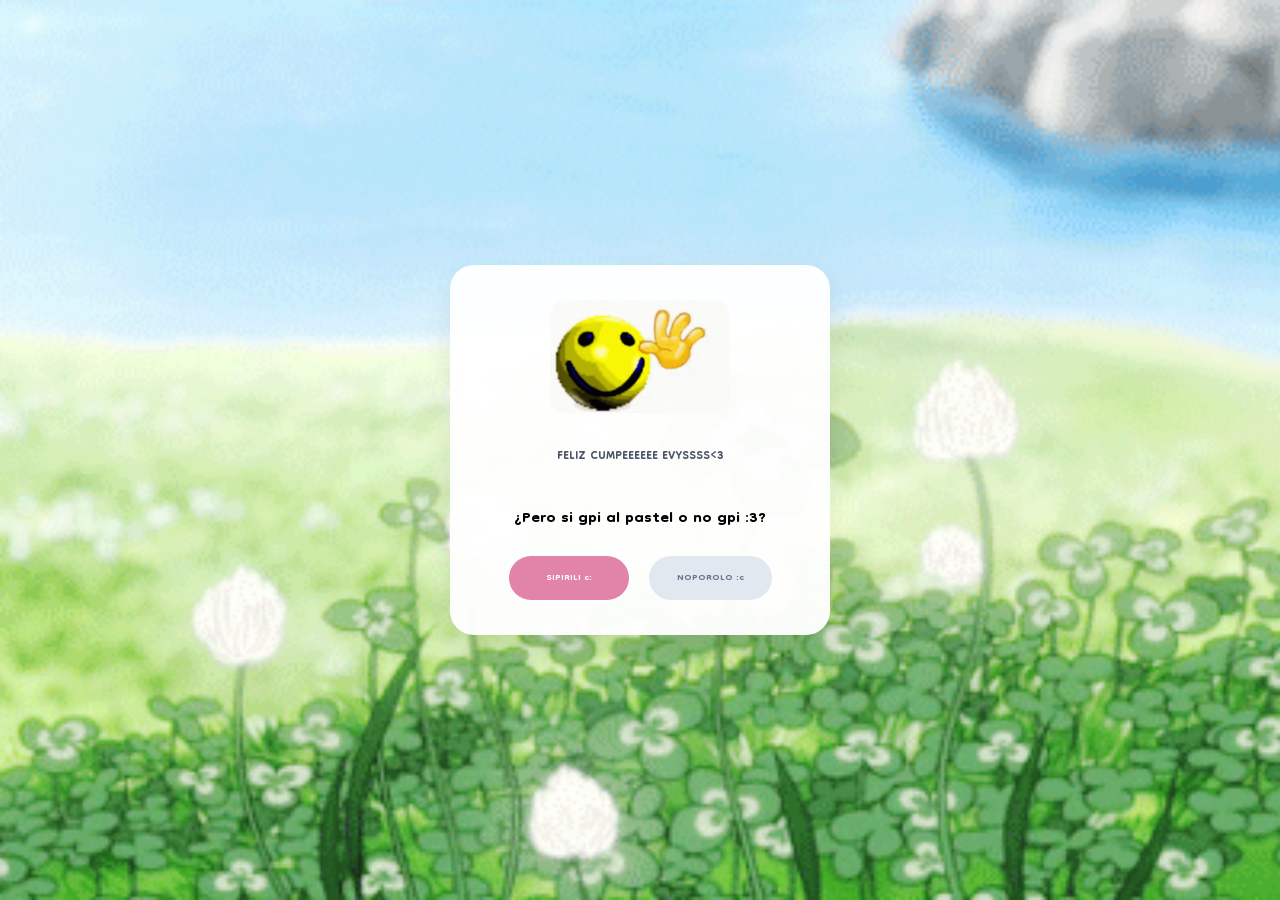
<file: index.html>
<!DOCTYPE html>
<html lang="es">
<head>     
    <meta charset="UTF-8">
    <meta name="viewport" content="width=device-width, initial-scale=1.0">
    <title>¡Feliz cumple Evys<3!</title>

    <link rel="preconnect" href="https://fonts.googleapis.com">
    <link rel="preconnect" href="https://fonts.gstatic.com" crossorigin>
    <link href="https://fonts.googleapis.com/css2?family=Dongle:wght@400;700&display=swap" rel="stylesheet">

    <link rel="stylesheet" href="styles.css">
</head>
<body>
   <div class="tarjeta-cumple">
        
        <div class="fondogif">

            <img src="datagrafic/higif.gif" alt="cumplemichicumple">
        </div>
        <h1>FELIZ CUMPEEEEEE EVYSSSS<3 </h1>
        <h2>¿Pero si gpi al pastel o no gpi :3?</h2>
        
<div class="contenedor-botones">
    <button id="btnSi" onclick="irAsi()">SIPIRILI c:</button>
    
    <button id="btnNo" onclick="irAno()">NOPOROLO :c</button>
</div>

    </div><script src="script.js"></script>
</body>
</html>
</file>
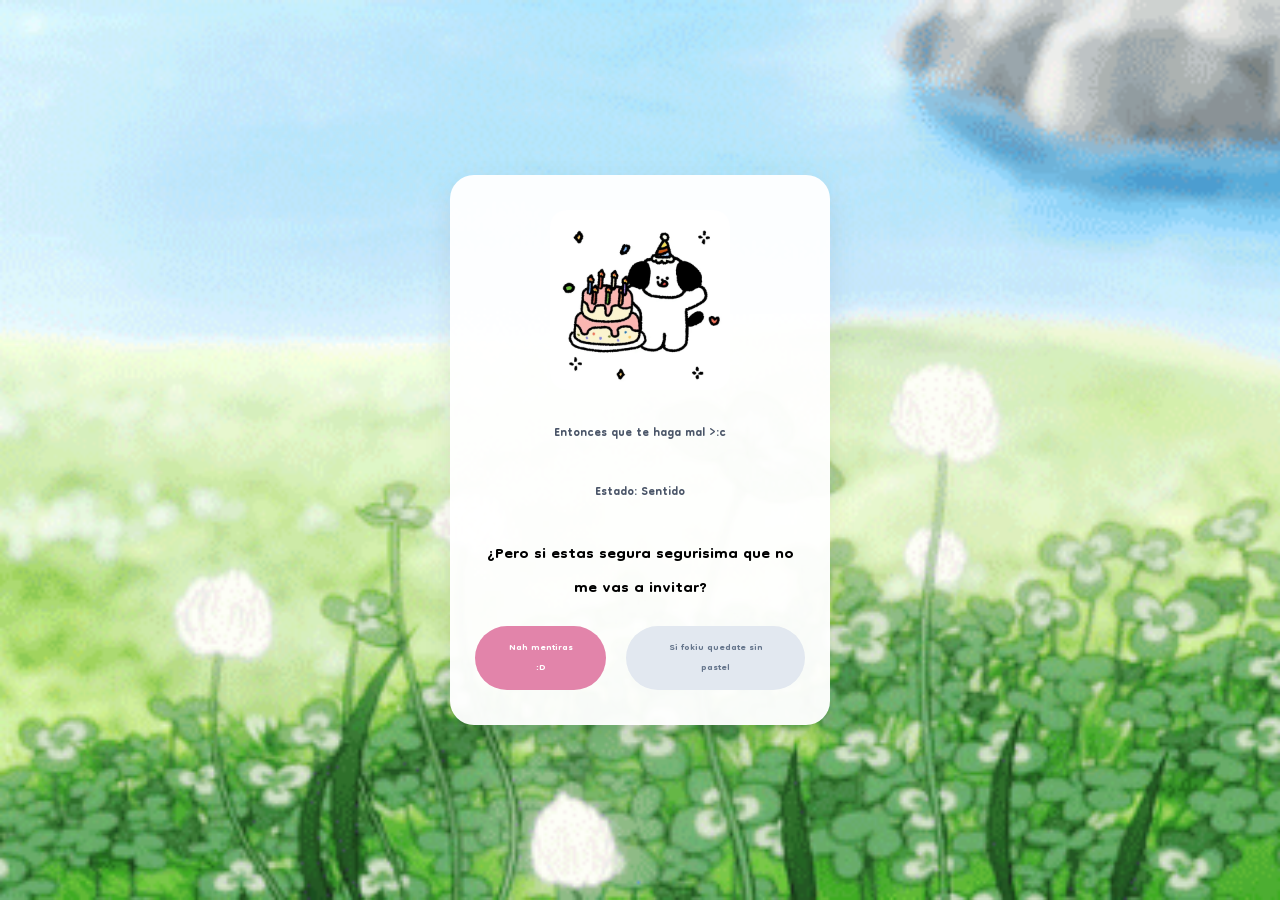
<file: decline.html>
<!DOCTYPE html>
<html lang="es">
<head>     
    <meta charset="UTF-8">
    <meta name="viewport" content="width=device-width, initial-scale=1.0">
    <title>Al cabo que ni queria jmmmm</title>

    <link rel="preconnect" href="https://fonts.googleapis.com">
    <link rel="preconnect" href="https://fonts.gstatic.com" crossorigin>
    <link href="https://fonts.googleapis.com/css2?family=Dongle:wght@400;700&display=swap" rel="stylesheet">

    <link rel="stylesheet" href="styles.css">
</head>
<body>
   <div class="tarjeta-cumple">
        
        <div class="fondogif">

            <img src="datagrafic/pumple.jpg" alt="cumplemichicumple">
        </div>
        <h1>Entonces que te haga mal >:c</h1>
        <h1>Estado: Sentido</h1>
        <h2>¿Pero si estas segura segurisima que no me vas a invitar?</h2>
        
<div class="contenedor-botones">
    <button id="btnSi" onclick="irAsi()">Nah mentiras :D</button>
    
    <button id="btnNo" onclick="irAno()">Si fokiu quedate sin pastel</button>
</div>

    </div><script src="script.js"></script>
</body>
</html>
</file>
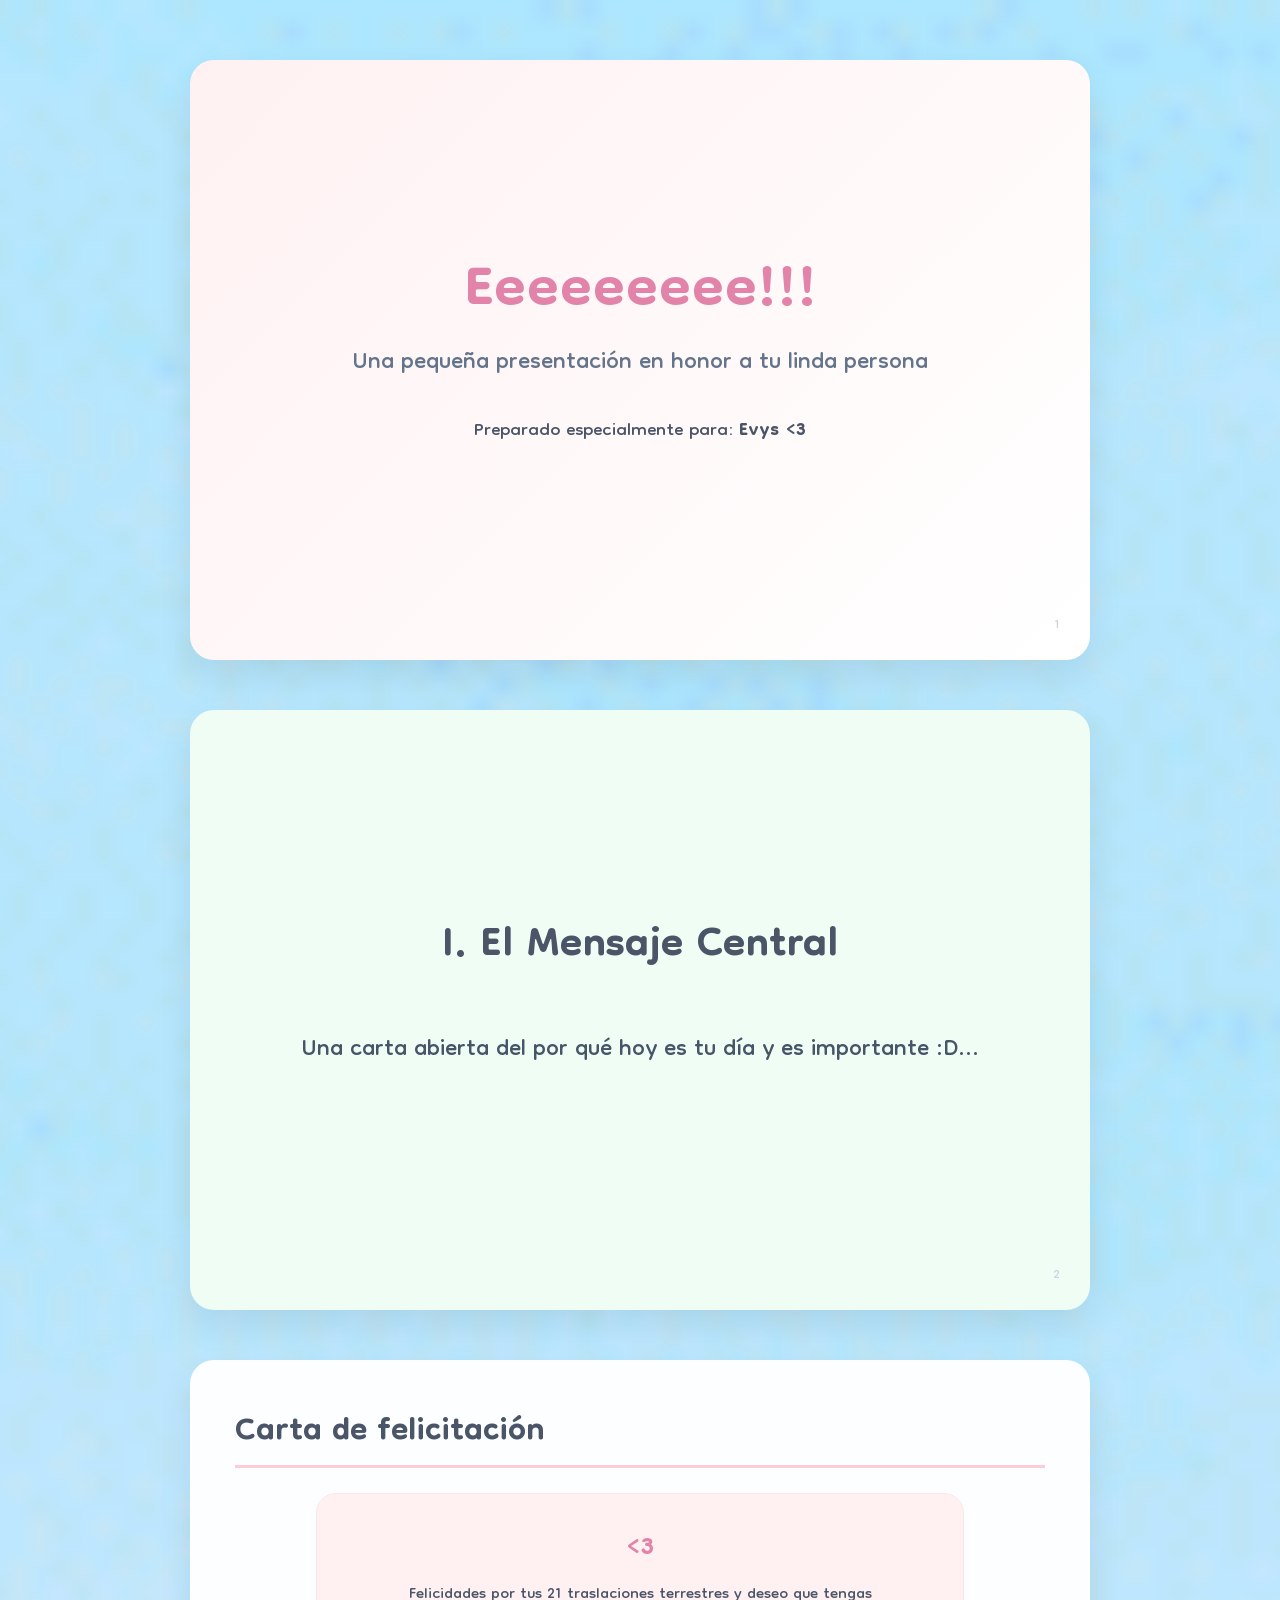
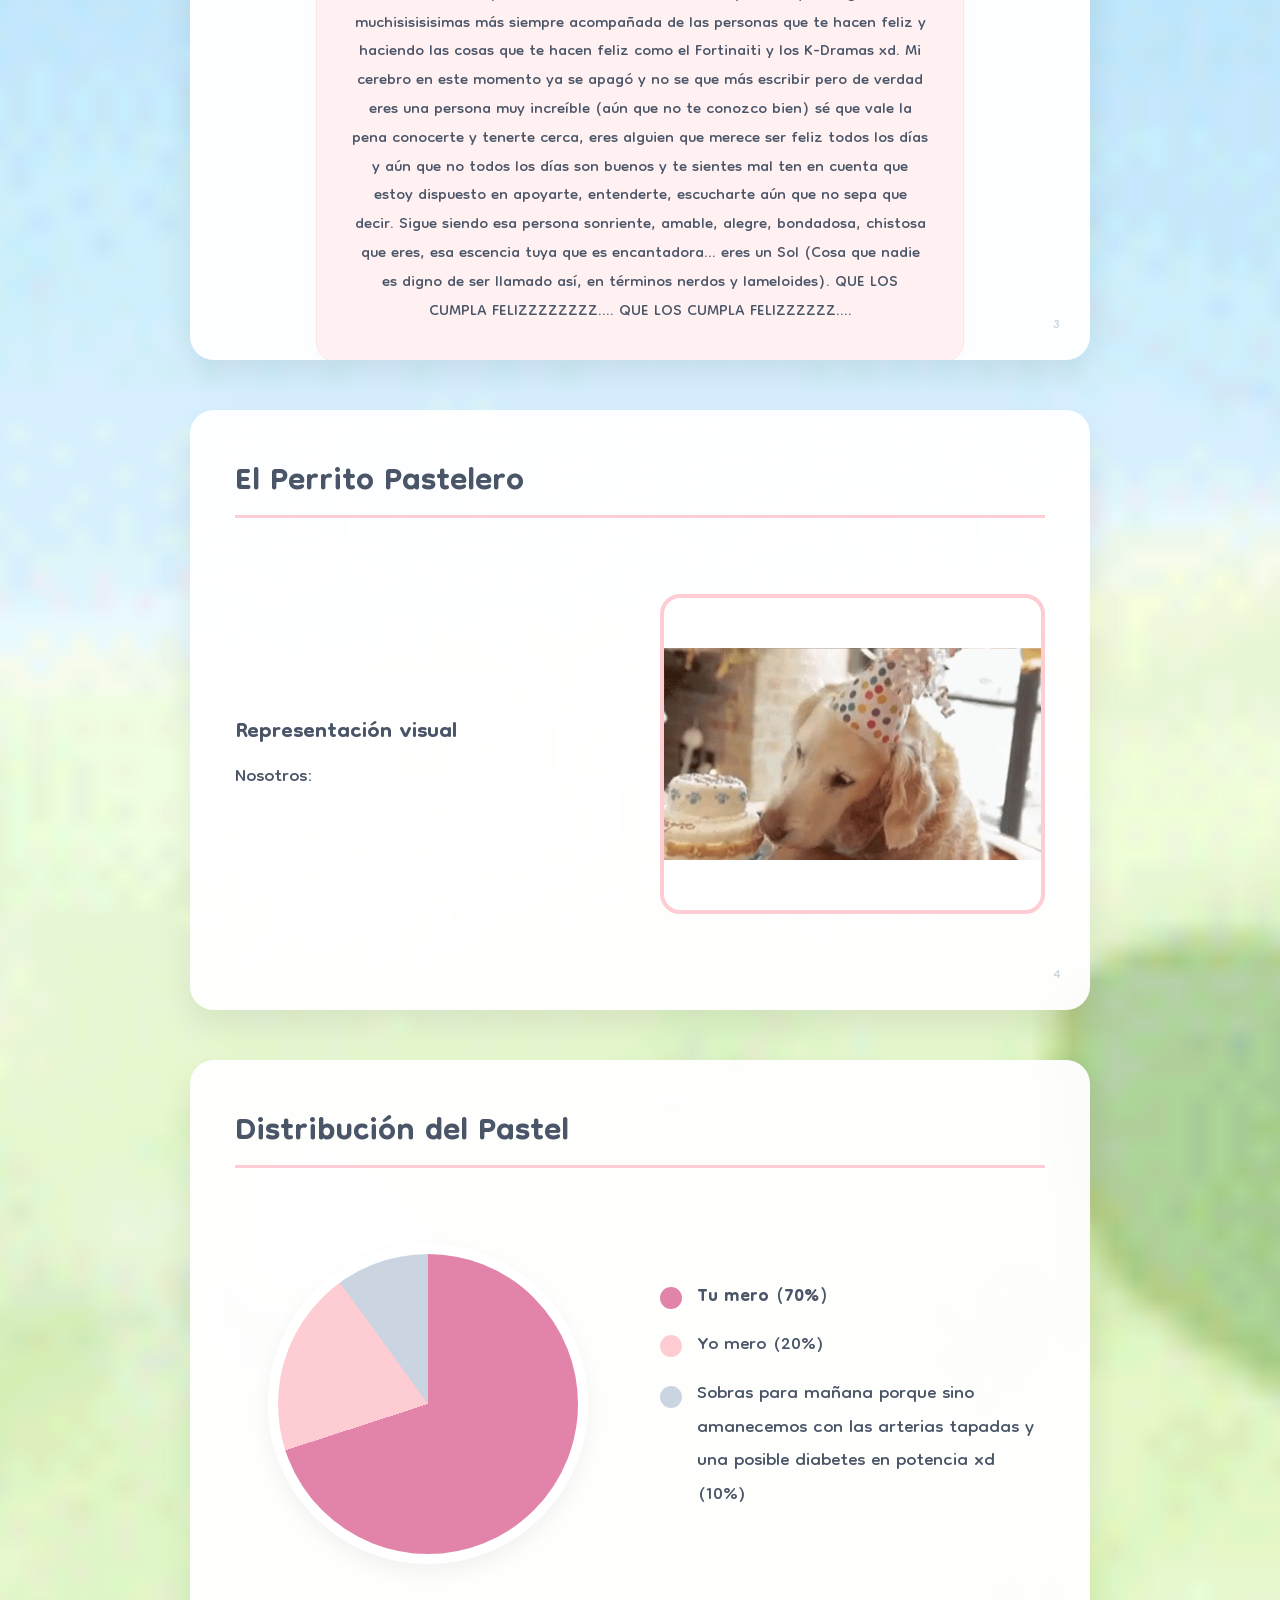
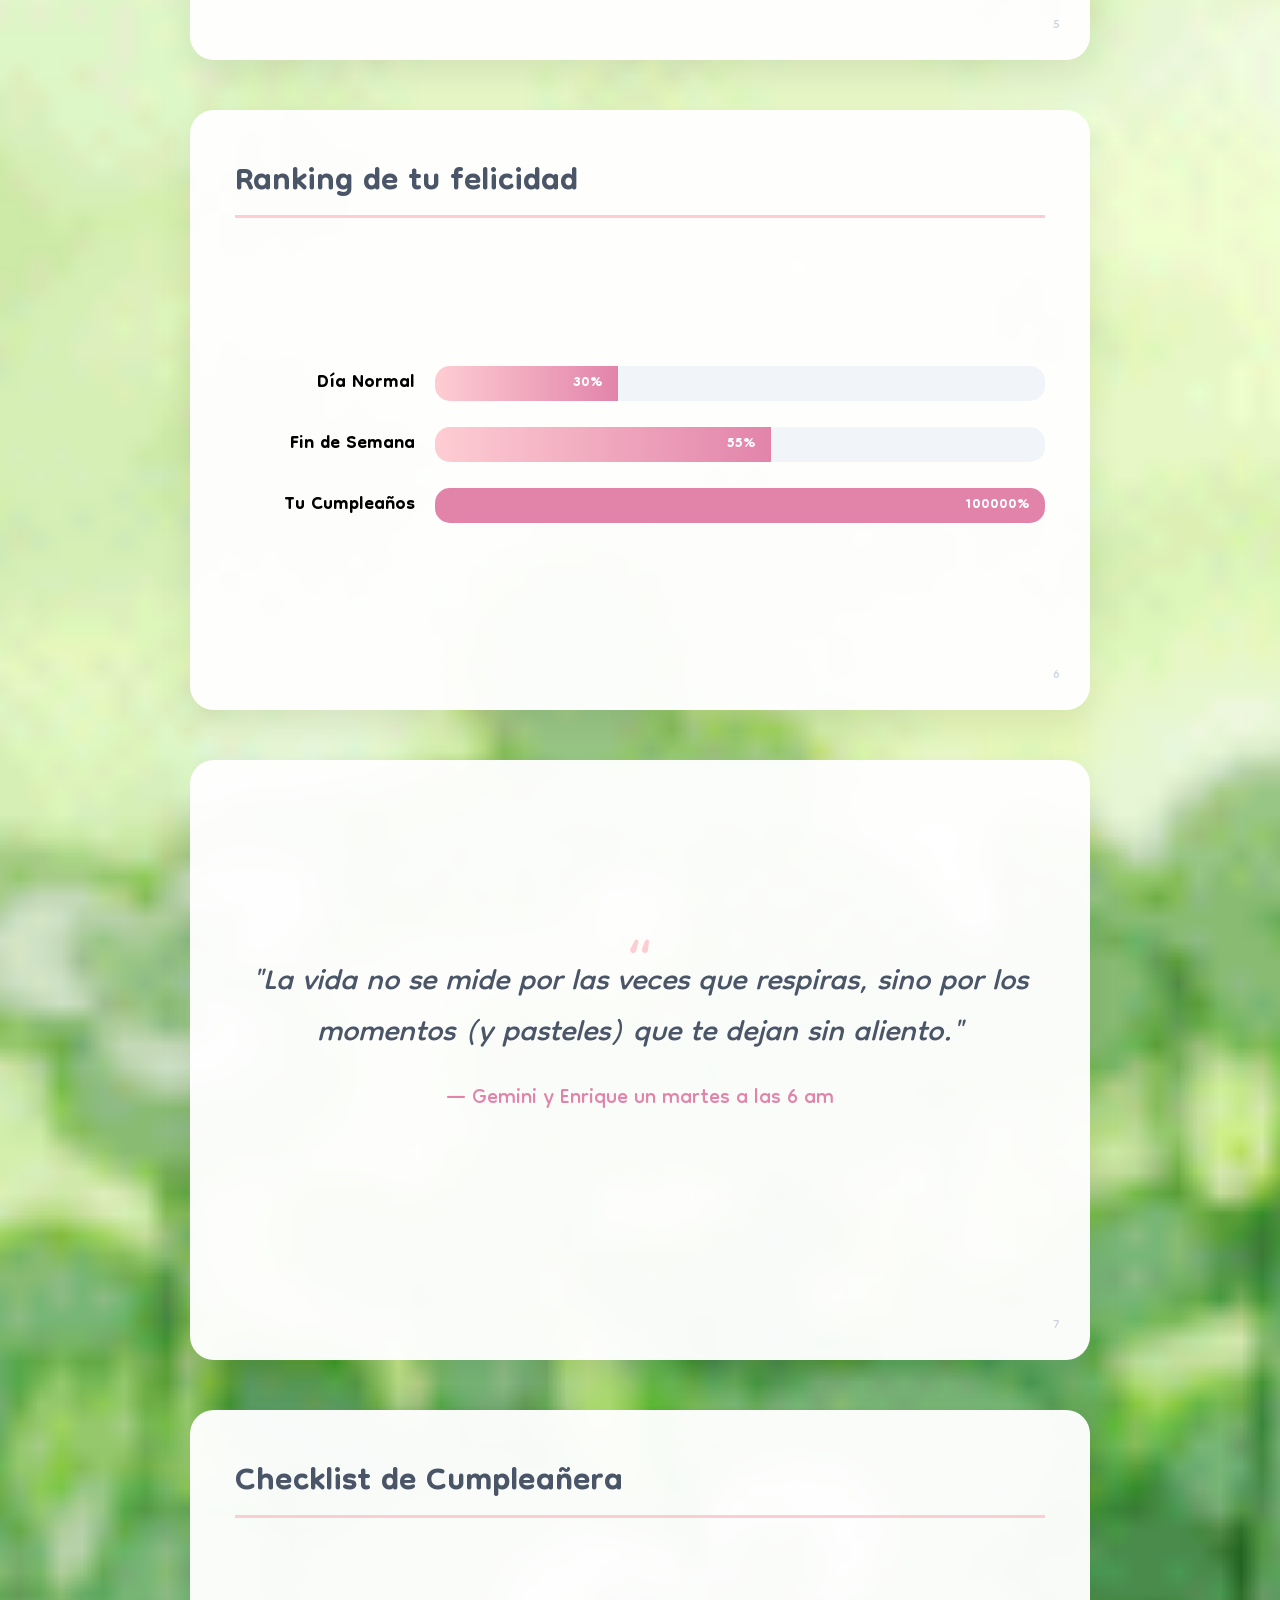
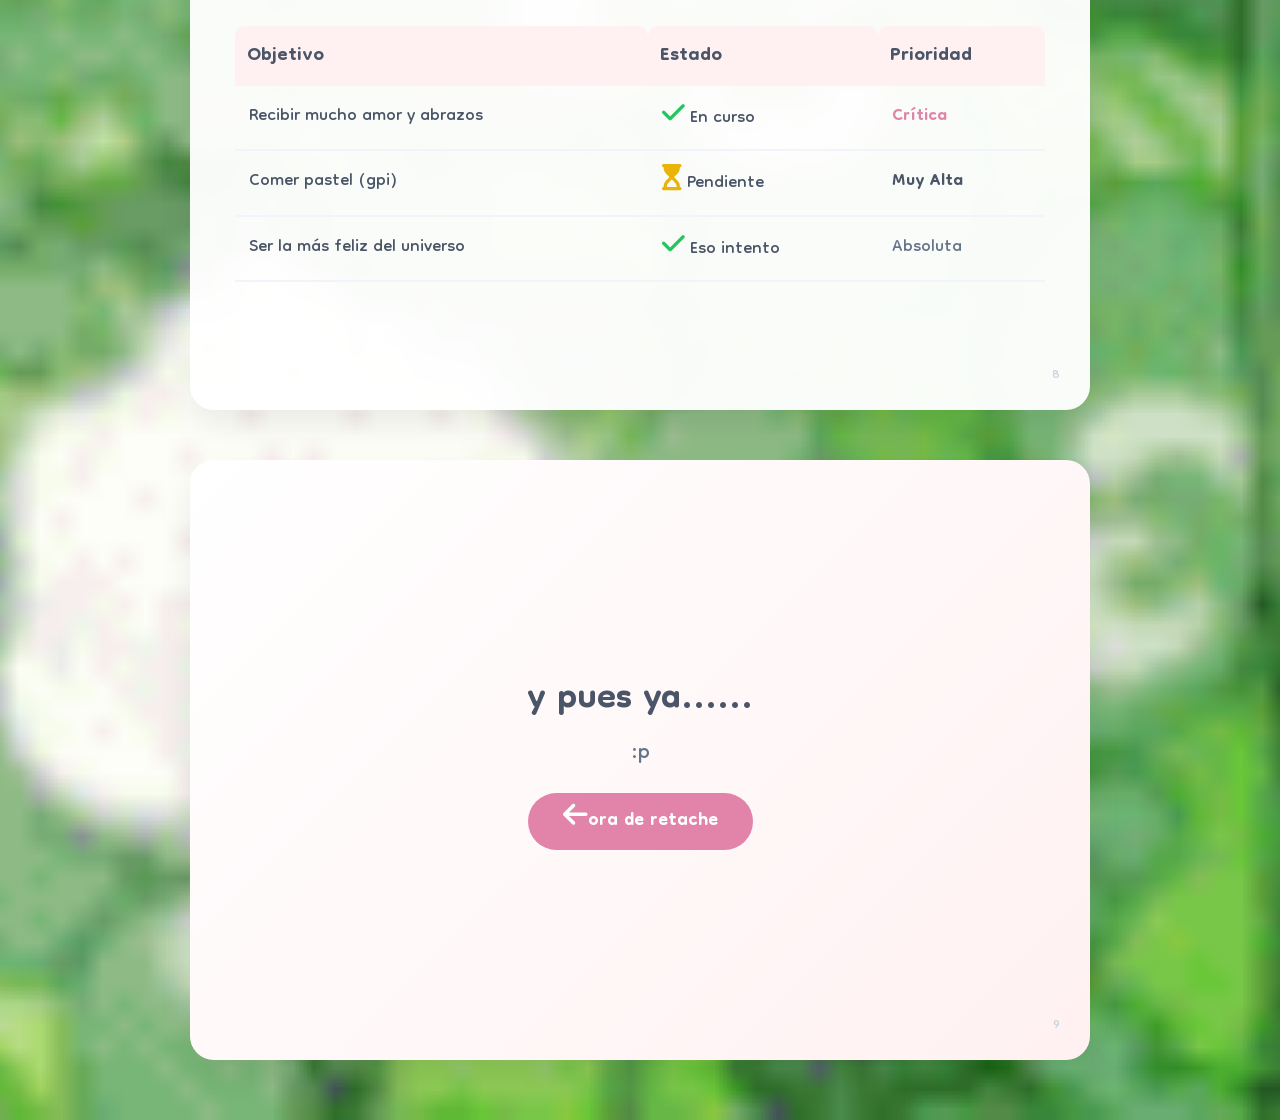
<file: success.html>
<!DOCTYPE html>
<html lang="es">
<head>
    <meta charset="UTF-8">
    <meta name="viewport" content="width=device-width, initial-scale=1.0">
    <title>Eeeeeeeee :)!!! - Felices 21 Evys!!!</title>
    <link rel="preconnect" href="https://fonts.googleapis.com">
    <link rel="preconnect" href="https://fonts.gstatic.com" crossorigin>
    <link href="https://fonts.googleapis.com/css2?family=Dongle:wght@400;700&display=swap" rel="stylesheet">
    <link rel="stylesheet" href="https://cdnjs.cloudflare.com/ajax/libs/font-awesome/6.5.1/css/all.min.css">

    <style>

        * { box-sizing: border-box; }
        body {
            background-color: #CBFBF1; /* El mismo color pastel de tu fondo principal */
            background-image: url('datagrafic/fondo.gif'); /* Mismo fondo de prado y nubes */
            background-size: cover;
            background-position: center;
            background-repeat: no-repeat;
            display: grid;
            grid-template-columns: 1fr;
            gap: 50px; /* Espacio vertical entre diapositivas */
            place-items: center;
            margin: 0;
            padding: 60px 0;
            font-family: "Dongle", sans-serif;
        }

        .slide-container {
            background-color: rgba(255, 255, 255, 0.96); /* Tarjeta blanca flotante */
            border-radius: 24px;
            box-shadow: 0 15px 35px rgba(0, 0, 0, 0.08);
            display: flex;
            flex-direction: column;
            height: 600px; /* Proporción ideal de slide */
            width: 900px;
            padding: 45px;
            justify-content: flex-start;
            overflow: hidden;
            position: relative;
            box-sizing: border-box;
        }

        /* TIPOGRAFÍAS CORREGIDAS (DONGLE) */
        h1, h2, h3, .slide-title {
            color: #4a5568;
            margin: 0;
            font-weight: 700;
            line-height: 1.1;
        }

        p, li, td, th {
            font-size: 28px; /* Ajustado porque la fuente Dongle es delgada */
            line-height: 1.2;
            color: #4a5568;
        }

        .slide-title {
            font-size: 50px;
            margin-bottom: 25px;
            border-bottom: 3px solid #fecdd3; /* Línea rosa pastel */
            padding-bottom: 5px;
            width: 100%;
        }

        .content-area {
            display: flex;
            flex-direction: column;
            flex-grow: 1;
            justify-content: center;
            align-items: center;
            width: 100%;
        }

        .two-column {
            display: grid;
            grid-template-columns: 1fr 1fr;
            gap: 40px;
            width: 100%;
            align-items: center;
        }

        /* ESTILO DE LA CARTA CENTRADA */
        .single-letter-card {
            background-color: #fff1f2; /* Tono rosa/fresa pastel muy suave */
            border-radius: 20px;
            padding: 35px;
            border: 1px solid #ffe4e6;
            width: 80%; /* Ancho estilizado para que quede centrada */
            text-align: center;
            box-shadow: 0 5px 15px rgba(0,0,0,0.02);
        }

        /* BOTÓN VOLVER */
        .btn-volver {
            background-color: #e284aa;
            color: white;
            padding: 8px 35px;
            font-size: 28px;
            border-radius: 50px;
            text-decoration: none;
            font-weight: 700;
            display: inline-block;
            margin-top: 20px;
            transition: all 0.2s ease;
        }
        .btn-volver:hover { 
            background-color: #d16f95;
            transform: scale(1.05); 
        }

        /* GRÁFICOS Y TABLAS PASTEL */
        .chart-container { width: 100%; }
        .bar { display: flex; align-items: center; gap: 20px; margin-bottom: 20px; }
        .bar-label { width: 180px; text-align: right; font-weight: 700; font-size: 28px; }
        .bar-track { background: #f1f5f9; flex-grow: 1; height: 35px; border-radius: 15px; overflow: hidden; }
        .bar-fill { height: 100%; background: linear-gradient(90deg, #fecdd3, #e284aa); color: white; display: flex; align-items: center; justify-content: flex-end; padding-right: 15px; font-weight: 700; font-size: 22px; }

        table { width: 100%; border-collapse: collapse; }
        th { background: #fff1f2; padding: 12px; text-align: left; font-size: 30px; border-radius: 10px 10px 0 0; }
        td { padding: 14px; border-bottom: 2px solid #f1f5f9; font-size: 26px; }

        /* NÚMERO DE DIAPOSITIVA (Para look ejecutivo de esquina) */
        .slide-number {
            position: absolute;
            bottom: 20px;
            right: 30px;
            font-size: 20px;
            color: #cbd5e1;
        }
    </style>
</head>
<body>

<div class="slide-container" style="background: linear-gradient(135deg, #fff1f2 0%, #ffffff 100%);">
    <div class="content-area">
        <h1 style="font-size: 90px; color: #e284aa;">Eeeeeeeee!!! </h1>
        <p style="font-size: 36px; color: #64748b; margin: 0;">Una pequeña presentación en honor a tu linda persona</p>
        <p style="margin-top: 30px; font-size: 28px;">Preparado especialmente para: <strong>Evys <3</strong></p>
    </div>
    <div class="slide-number">1</div>
</div>

<div class="slide-container" style="background-color: #f0fdf4;">
    <div class="content-area">
        <h2 style="font-size: 65px; margin-bottom: 10px;">I. El Mensaje Central</h2>
        <p style="font-size: 36px; max-width: 750px; text-align: center; color: #475569;">
            Una carta abierta del por qué hoy es tu día y es importante :D...
        </p>
    </div>
    <div class="slide-number">2</div>
</div>

<div class="slide-container">
    <h2 class="slide-title">Carta de felicitación</h2>
    <div class="content-area">
        <div class="single-letter-card">
            <h3 style="font-size: 38px; color: #e284aa; margin-bottom: 10px;"><3</h3>
            
            <p style="margin: 0; font-size: 24px;">
                Felicidades por tus 21 traslaciones terrestres y deseo que tengas muchisisisisimas más siempre acompañada de las personas que te hacen feliz y haciendo las cosas que te hacen feliz como el Fortinaiti y los K-Dramas xd. Mi cerebro en este momento ya se apagó y no se que más escribir pero de verdad eres una persona muy increíble (aún que no te conozco bien) sé que vale la pena conocerte y tenerte cerca, eres alguien que merece ser feliz todos los días y aún que no todos los días son buenos y te sientes mal ten en cuenta que estoy dispuesto en apoyarte, entenderte, escucharte aún que no sepa que decir. Sigue siendo esa persona sonriente, amable, alegre, bondadosa, chistosa que eres, esa escencia tuya que es encantadora... eres un Sol (Cosa que nadie es digno de ser llamado así, en términos nerdos y lameloides). QUE LOS CUMPLA FELIZZZZZZZZ.... QUE LOS CUMPLA FELIZZZZZZ....</p>
        </div>
    </div>
    <div class="slide-number">3</div>
</div>

<div class="slide-container">
    <h2 class="slide-title">El Perrito Pastelero</h2>
    <div class="content-area">
        <div class="two-column">
            <div>
                <h3 style="font-size: 34px; margin-bottom: 10px;">Representación visual</h3>
                <p style="margin: 0;">
                  Nosotros:
                </p>
            </div>
            <div style="border: 4px solid #fecdd3; border-radius: 20px; overflow: hidden; height: 320px; display: flex; justify-content: center; align-items: center; background: white;">
                <img src="datagrafic/pastelpastel.gif" alt="Perrito con pastel" style="max-width: 100%; max-height: 100%; object-fit: contain;">
            </div>
        </div>
    </div>
    <div class="slide-number">4</div>
</div>

<div class="slide-container">
    <h2 class="slide-title">Distribución del Pastel</h2>
    <div class="content-area">
        <div class="two-column">
            <div style="justify-self: center; width: 320px; height: 320px; border-radius: 50%; background: conic-gradient(#e284aa 0% 70%, #fecdd3 70% 90%, #cbd5e1 90% 100%); border: 10px solid #fff; box-shadow: 0 8px 20px rgba(0,0,0,0.05);"></div>
            
            <ul style="list-style: none; padding: 0; margin: 0;">
                <li style="margin-bottom: 15px; display: flex; align-items: center;"><span style="display: inline-block; width: 22px; height: 22px; background: #e284aa; border-radius: 50%; margin-right: 15px; flex-shrink: 0;"></span> <p style="margin:0;"><strong>Tu mero (70%)</strong></p></li>
                <li style="margin-bottom: 15px; display: flex; align-items: center;"><span style="display: inline-block; width: 22px; height: 22px; background: #fecdd3; border-radius: 50%; margin-right: 15px; flex-shrink: 0;"></span> <p style="margin:0;">Yo mero (20%)</p></li>
                <li style="margin-bottom: 15px; display: flex; align-items: start;"><span style="display: inline-block; width: 22px; height: 22px; background: #cbd5e1; border-radius: 50%; margin-right: 15px; margin-top: 8px; flex-shrink: 0;"></span> <p style="margin:0;">Sobras para mañana porque sino amanecemos con las arterias tapadas y una posible diabetes en potencia xd (10%)</p></li>
            </ul>
        </div>
    </div>
    <div class="slide-number">5</div>
</div>

<div class="slide-container">
    <h2 class="slide-title">Ranking de tu felicidad</h2>
    <div class="content-area">
        <div class="chart-container">
            <div class="bar">
                <div class="bar-label">Día Normal</div>
                <div class="bar-track"><div class="bar-fill" style="width: 30%;">30%</div></div>
            </div>
            <div class="bar">
                <div class="bar-label">Fin de Semana</div>
                <div class="bar-track"><div class="bar-fill" style="width: 55%;">55%</div></div>
            </div>
            <div class="bar">
                <div class="bar-label">Tu Cumpleaños</div>
                <div class="bar-track"><div class="bar-fill" style="width: 100%; background: #e284aa;">100000%</div></div>
            </div>
        </div>
        </div>
    <div class="slide-number">6</div>
</div>

<div class="slide-container">
    <div class="content-area">
        <div style="font-size: 90px; color: #fecdd3; line-height: 0; margin-bottom: -10px;">“</div>
        <h2 style="font-size: 46px; text-align: center; font-style: italic; max-width: 800px; font-weight: 400;">
            "La vida no se mide por las veces que respiras, sino por los momentos (y pasteles) que te dejan sin aliento."
        </h2>
        <p style="font-size: 32px; margin-top: 20px; color: #e284aa;">— Gemini y Enrique un martes a las 6 am</p>
    </div>
    <div class="slide-number">7</div>
</div>

<div class="slide-container">
    <h2 class="slide-title">Checklist de Cumpleañera</h2>
    <div class="content-area">
        <table style="width: 100%;">
            <thead>
                <tr>
                    <th style="color: #4a5568;">Objetivo</th>
                    <th style="color: #4a5568;">Estado</th>
                    <th style="color: #4a5568;">Prioridad</th>
                </tr>
            </thead>
            <tbody>
                <tr>
                    <td>Recibir mucho amor y abrazos</td>
                    <td><i class="fa-solid fa-check" style="color: #22c55e;"></i> En curso</td>
                    <td style="color: #e284aa; font-weight: 700;">Crítica</td>
                </tr>
                <tr>
                    <td>Comer pastel (gpi)</td>
                    <td><i class="fa-solid fa-hourglass-start" style="color: #eab308;"></i> Pendiente</td>
                    <td style="font-weight: 700;">Muy Alta</td>
                </tr>
                <tr>
                    <td>Ser la más feliz del universo</td>
                    <td><i class="fa-solid fa-check" style="color: #22c55e;"></i> Eso intento</td>
                    <td style="color: #64748b;">Absoluta</td>
                </tr>
            </tbody>
        </table>
    </div>
    <div class="slide-number">8</div>
</div>

<div class="slide-container" style="background: linear-gradient(135deg, #ffffff 0%, #fff1f2 100%);">
    <div class="content-area">
        <h2 style="font-size: 55px; text-align: center; margin-bottom: 5px;">y pues ya......</h2>
        <p style="font-size: 32px; color: #64748b; margin: 0;">:p</p>
        
        <a href="index.html" class="btn-volver">
            <i class="fa-solid fa-arrow-left"></i>ora de retache
        </a>
    </div>
    <div class="slide-number">9</div>
</div>

</body>
</html>
</file>
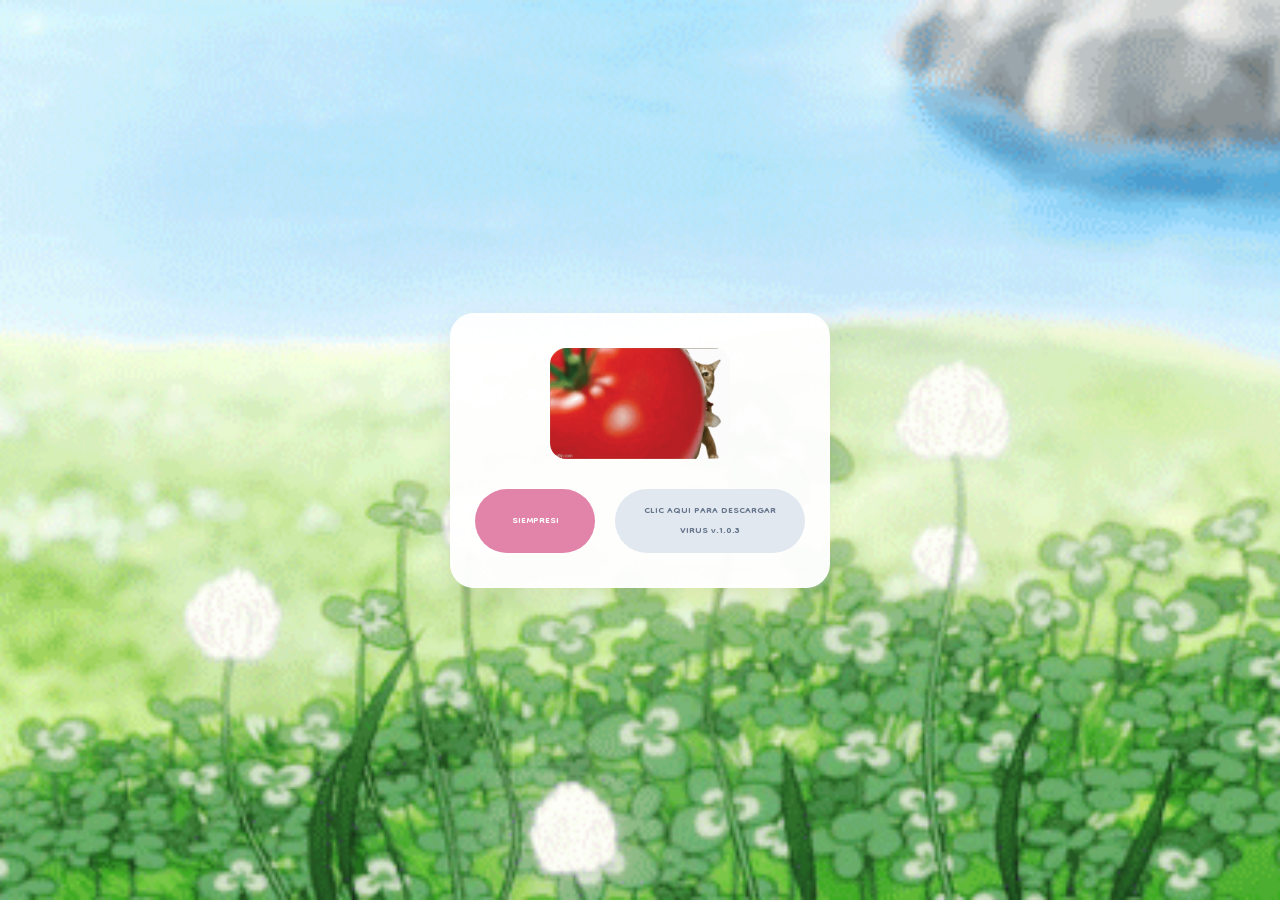
<file: weno.html>
<!DOCTYPE html>
<html lang="es">
<head>     
    <meta charset="UTF-8">
    <meta name="viewport" content="width=device-width, initial-scale=1.0">
    <title>ah ya....</title>

    <link rel="preconnect" href="https://fonts.googleapis.com">
    <link rel="preconnect" href="https://fonts.gstatic.com" crossorigin>
    <link href="https://fonts.googleapis.com/css2?family=Dongle:wght@400;700&display=swap" rel="stylesheet">

    <link rel="stylesheet" href="styles.css">
</head>
<body>
   <div class="tarjeta-cumple">
        
        <div class="fondogif">
            <img src="datagrafic/tomate.gif" alt="michisentido">
        </div>
        
<div class="contenedor-botones">
            <button id="btnSi" onclick="irAsi()">SIEMPRESI</button>
            <button type="button" id="btnNo" onclick="dispararAlerta(); return false;">CLIC AQUI PARA DESCARGAR VIRUS v.1.0.3</button>
        </div>
    </div> <script src="script.js"></script>
</body>
</html>
</file>
<file: styles.css>
body {
    background-color: #CBFBF1; 
    background-image: url('datagrafic/fondo.gif'); 
    background-size: cover;
    background-position: center;
    background-repeat: no-repeat;
    
    font-family: "Dongle", sans-serif;
    
    display: flex;
    justify-content: center;
    align-items: center;
    
    height: 100vh;
    margin: 0;
    overflow: hidden;
}

.tarjeta-cumple {
    background-color: rgba(255, 255, 255, 0.96); /* Blanco limpio con mínima transparencia */
    border-radius: 24px; /* Esquinas muy suaves y redondeadas como el ejemplo */
    padding: 35px 25px; /* Espaciado interno para que respiren los elementos */
    text-align: center;
    
    box-shadow: 0 10px 30px rgba(0, 0, 0, 0.08); 
    
    max-width: 90%;
    width: 380px; 
    box-sizing: border-box;
}

.fondogif img {
    max-width: 180px; /* Restringimos el tamaño para que sea estilizado */
    height: auto;
    border-radius: 16px; /* Suaviza las esquinas de tu imagen o GIF */
    margin-bottom: 20px;
}


h1 {
    color: #4a5568;
    font-size: 18px;
    font-weight: 600;
    line-height: 1.6;
    margin: 0 0 30px 0;
    padding: 0 10px;
}


.contenedor-botones {
    display: flex;
    justify-content: center;
    gap: 20px; /* Separación estética entre ambos botones */
}

.contenedor-botones button {
    font-family: inherit;
    font-size: 14px;
    font-weight: 600;
    padding: 12px 28px;
    border: none; /* Eliminamos el borde cuadrado aburrido */
    border-radius: 50px; /* Forma de píldora idéntica al modelo de referencia */
    cursor: pointer;
    transition: all 0.2s ease; /* Suaviza el cambio de color al pasar el mouse */
    min-width: 120px;
}

/* Color personalizado para el botón positivo (SÍ / SIPIRILI) */
#btnSi {
    background-color: #e284aa; /* Rosa pastel idéntico al botón del ejemplo */
    color: white;
}

#btnSi:hover {
    background-color: #d16f95; /* Se oscurece un poquito al pasar el cursor */
    transform: scale(1.03); /* Efecto sutil de crecimiento */
}

/* Color personalizado para el botón secundario (NO / NOPOROLO) */
#btnNo {
    background-color: #e2e8f0; /* Gris pastel muy suave para que no compita con el SÍ */
    color: #64748b;
}

#btnNo:hover {
    background-color: #cbd5e1;
    transform: scale(1.03);
}
</file>
